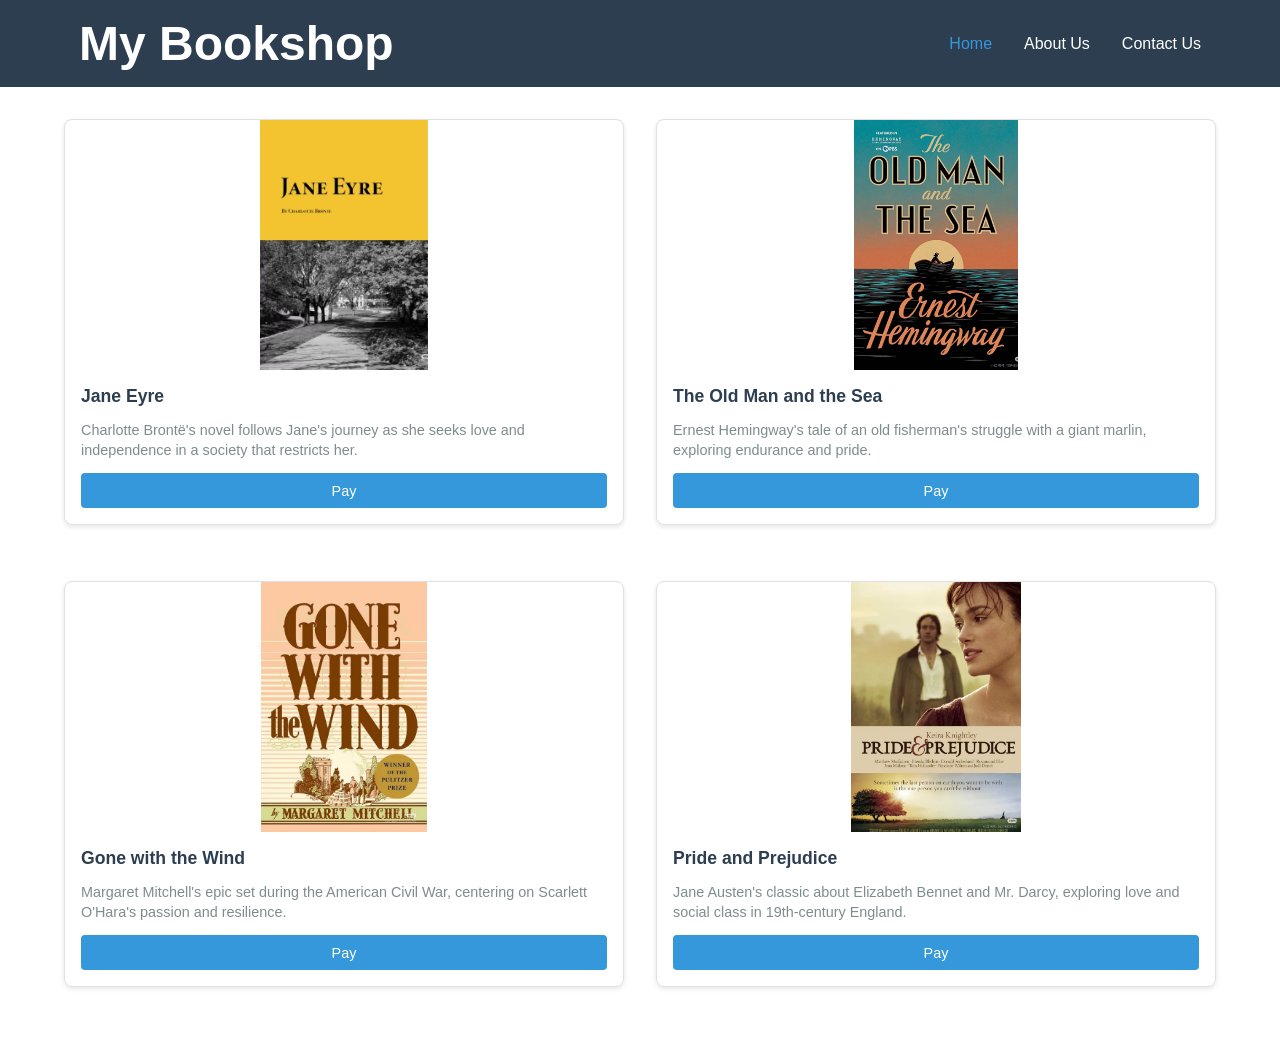
<file: WebAssignment/index.html>
<!DOCTYPE html>
<html lang="en">
<head>
    <meta charset="UTF-8">
    <meta name="viewport" content="width=device-width, initial-scale=1.0">
    <title>My Bookshop - Homepage</title>
    <link rel="stylesheet" href="./css/style.css">
    <link rel="stylesheet" href="https://cdnjs.cloudflare.com/ajax/libs/font-awesome/6.4.0/css/all.min.css">
</head>
<body>
    <!-- Responsive Navigation Bar -->
    <header class="navbar">
        <div class="container">
            <!-- Logo Area -->
            <div class="logo">
                <h1>My Bookshop</h1>
            </div>
            
            <!-- Hamburger Button (Mobile Only) -->
            <button class="hamburger" id="hamburger">
                <i class="fas fa-bars"></i>
            </button>
            
            <!-- Navigation Menu -->
            <nav class="nav-menu" id="navMenu">
                <ul>
                    <li><a href="index.html" class="active">Home</a></li>
                    <li><a href="#">About Us</a></li>
                    <li><a href="#">Contact Us</a></li>
                </ul>
            </nav>
        </div>
    </header>

    <!-- Main Content: Book Display -->
    <main class="container book-container">
        <div class="book-grid">
            <!-- Book Card 1: Jane Eyre -->
            <div class="book-card">
                <img src="./images/1.jpg" alt="Jane Eyre - Book Cover" class="book-img">
                <div class="book-info">
                    <h3>Jane Eyre</h3>
                    <p>Charlotte Brontë's novel follows Jane's journey as she seeks love and independence in a society that restricts her.</p>
                    <button class="pay-btn" onclick="redirectToPayment()">Pay</button>
                </div>
            </div>

            <!-- Book Card 2: The Old Man and the Sea -->
            <div class="book-card">
                <img src="./images/2.jpg" alt="The Old Man and the Sea - Book Cover" class="book-img">
                <div class="book-info">
                    <h3>The Old Man and the Sea</h3>
                    <p>Ernest Hemingway's tale of an old fisherman's struggle with a giant marlin, exploring endurance and pride.</p>
                    <button class="pay-btn" onclick="redirectToPayment()">Pay</button>
                </div>
            </div>

            <!-- Book Card 3: Gone with the Wind -->
            <div class="book-card">
                <img src="./images/3.jpg" alt="Gone with the Wind - Book Cover" class="book-img">
                <div class="book-info">
                    <h3>Gone with the Wind</h3>
                    <p>Margaret Mitchell's epic set during the American Civil War, centering on Scarlett O'Hara's passion and resilience.</p>
                    <button class="pay-btn" onclick="redirectToPayment()">Pay</button>
                </div>
            </div>

            <!-- Book Card 4: Pride and Prejudice -->
            <div class="book-card">
                <img src="./images/4.jpg" alt="Pride and Prejudice - Book Cover" class="book-img">
                <div class="book-info">
                    <h3>Pride and Prejudice</h3>
                    <p>Jane Austen's classic about Elizabeth Bennet and Mr. Darcy, exploring love and social class in 19th-century England.</p>
                    <button class="pay-btn" onclick="redirectToPayment()">Pay</button>
                </div>
            </div>
        </div>
    </main>

    <!-- Link homepage JavaScript -->
    <script src="./js/home.js"></script>
</body>
</html>
</file>
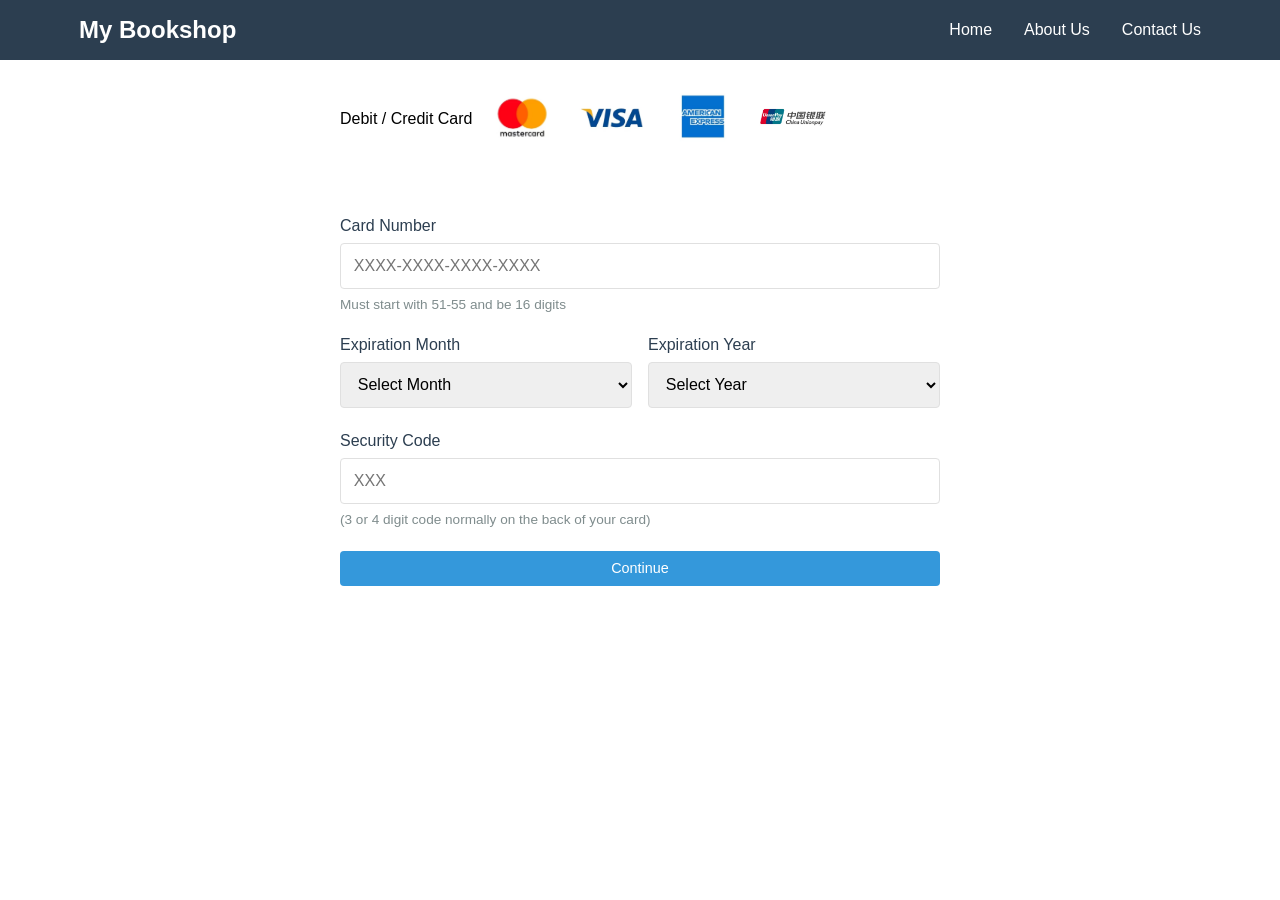
<file: WebAssignment/pay.html>
<!DOCTYPE html>
<html lang="en">
<head>
    <meta charset="UTF-8">
    <meta name="viewport" content="width=device-width, initial-scale=1.0">
    <title>My Bookshop - Payment</title>
    <link rel="stylesheet" href="./css/style.css">
    <link rel="stylesheet" href="https://cdnjs.cloudflare.com/ajax/libs/font-awesome/6.4.0/css/all.min.css">
</head>
<body>
    <!-- Navigation Bar -->
    <header class="navbar">
        <div class="container">
            <a href="index.html" class="logo">My Bookshop</a>
            <button class="hamburger" id="hamburger">
                <i class="fas fa-bars"></i>
            </button>
            <nav class="nav-menu" id="navMenu">
                <ul>
                    <li><a href="index.html">Home</a></li>
                    <li><a href="#">About Us</a></li>
                    <li><a href="#">Contact Us</a></li>
                </ul>
            </nav>
        </div>
    </header>

    <!-- Payment Form Section -->
    <main class="container pay-container">
        <!-- Card Type Selection Area -->
        <div class="card-logos">
            <span>Debit / Credit Card</span>
            <button class="card-selector" data-logo="./images/a.jpg">
                <img src="./images/a.jpg" alt="Card A" class="card-logo">
            </button>
            <button class="card-selector" data-logo="./images/b.jpg">
                <img src="./images/b.jpg" alt="Card B" class="card-logo">
            </button>
            <button class="card-selector" data-logo="./images/c.jpg">
                <img src="./images/c.jpg" alt="Card C" class="card-logo">
            </button>
            <button class="card-selector" data-logo="./images/d.jpg">
                <img src="./images/d.jpg" alt="Card D" class="card-logo">
            </button>
        </div>

        <!-- New: Hidden input to record card type selection status -->
        <input type="hidden" id="isCardSelected" value="false">

        <!-- Error/Success Notification Area -->
        <div id="feedback" class="feedback"></div>
        <!-- Credit Card Form -->
        <form id="paymentForm" class="payment-form">
            <div class="form-group">
                <label for="cardNumber">Card Number</label>
                <input type="text" id="cardNumber" name="cardNumber" placeholder="XXXX-XXXX-XXXX-XXXX" required>
                <small>Must start with 51-55 and be 16 digits</small>
            </div>

            <div class="form-row">
                <div class="form-group">
                    <label for="expMonth">Expiration Month</label>
                    <select id="expMonth" name="expMonth" required>
                        <option value="">Select Month</option>
                        <option value="1">01 (Jan)</option>
                        <option value="2">02 (Feb)</option>
                        <option value="3">03 (Mar)</option>
                        <option value="4">04 (Apr)</option>
                        <option value="5">05 (May)</option>
                        <option value="6">06 (Jun)</option>
                        <option value="7">07 (Jul)</option>
                        <option value="8">08 (Aug)</option>
                        <option value="9">09 (Sep)</option>
                        <option value="10">10 (Oct)</option>
                        <option value="11">11 (Nov)</option>
                        <option value="12">12 (Dec)</option>
                    </select>
                </div>

                <div class="form-group">
                    <label for="expYear">Expiration Year</label>
                    <select id="expYear" name="expYear" required>
                        <option value="">Select Year</option>
                    </select>
                </div>
            </div>

            <div class="form-group">
                <label for="cvv">Security Code</label>
                <input type="text" id="cvv" name="cvv" placeholder="XXX" required>
                <small>(3 or 4 digit code normally on the back of your card)</small>
            </div>

            <button type="submit" class="submit-btn">Continue</button>
        </form>
    </main>

    <!-- Import JavaScript for Payment Page -->
    <script src="./js/pay.js"></script>
</body>
</html>
</file>
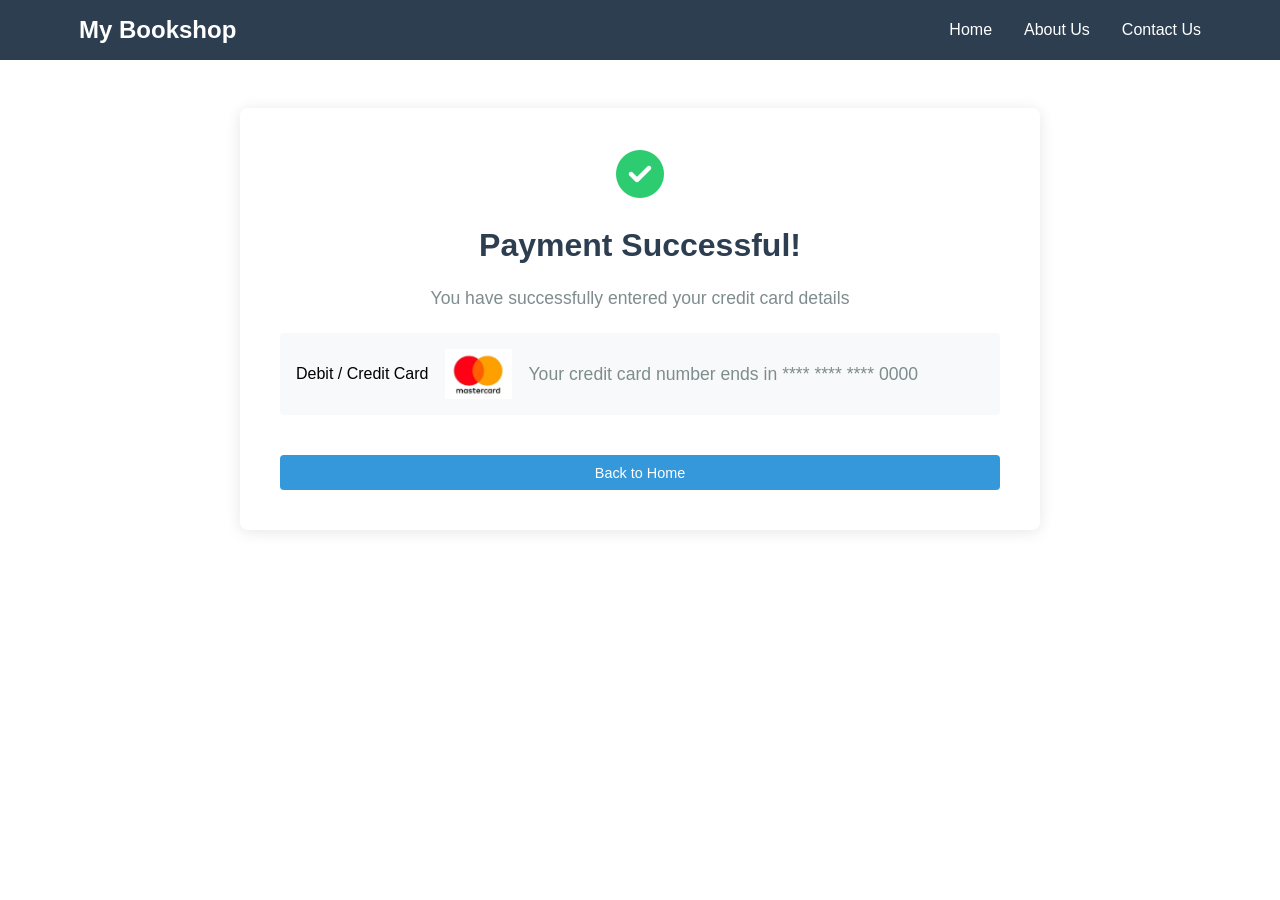
<file: WebAssignment/success.html>
<!DOCTYPE html>
<html lang="en">
<head>
    <meta charset="UTF-8">
    <meta name="viewport" content="width=device-width, initial-scale=1.0">
    <title>My Bookshop - Payment Successful</title>
    <link rel="stylesheet" href="./css/style.css">
    <link rel="stylesheet" href="https://cdnjs.cloudflare.com/ajax/libs/font-awesome/6.4.0/css/all.min.css">
</head>
<body>
    <header class="navbar">
        <div class="container">
            <a href="index.html" class="logo">My Bookshop</a>
            <button class="hamburger" id="hamburger">
                <i class="fas fa-bars"></i>
            </button>
            <nav class="nav-menu" id="navMenu">
                <ul>
                    <li><a href="index.html">Home</a></li>
                    <li><a href="#">About Us</a></li>
                    <li><a href="#">Contact Us</a></li>
                </ul>
            </nav>
        </div>
    </header>

    <main class="container success-container">
        <div class="success-card">
            <!-- Success icon -->
            <div class="success-icon">
                <i class="fas fa-check-circle"></i>
            </div>
            <!-- Success message -->
            <h1>Payment Successful!</h1>
            <p id="bookMessage">You have successfully entered your credit card details</p>
            <!-- Card info with selected local logo -->
            <div class="card-info">
                <span>Debit / Credit Card</span>
                <img id="selectedCardLogo" src="" alt="Selected Card Logo" class="card-logo">
                <p>Your credit card number ends in <span id="maskedCard">**** **** **** 1234</span></p>
            </div>
            <!-- Back to homepage button -->
            <a href="index.html" class="home-btn">Back to Home</a>
        </div>
    </main>

    <!-- Import JavaScript for success page -->
    <script src="./js/success.js"></script>
</body>
</html>
</file>
<file: WebAssignment/css/style.css>
/* Basic style reset */
* {
    margin: 0;
    padding: 0;
    box-sizing: border-box;
    font-family: 'Arial', sans-serif;
}

/* Container style (centered layout) */
.container {
    width: 90%;
    max-width: 1200px;
    margin: 0 auto;
    padding: 0 15px;
}

/* Navigation bar style */
.navbar {
    background-color: #2c3e50;
    color: white;
    padding: 1rem 0;
    position: sticky;
    top: 0;
    z-index: 100;
}

.navbar .container {
    display: flex;
    justify-content: space-between;
    align-items: center;
}

.logo {
    color: white;
    text-decoration: none;
    font-size: 1.5rem;
    font-weight: bold;
}

/* Navigation menu (desktop version) */
.nav-menu ul {
    display: flex;
    list-style: none;
    gap: 2rem;
}

.nav-menu a {
    color: white;
    text-decoration: none;
    font-size: 1rem;
    transition: color 0.3s;
}

.nav-menu a:hover, .nav-menu a.active {
    color: #3498db;
}

/* Hamburger button (hidden on desktop) */
.hamburger {
    display: none;
    background: none;
    border: none;
    color: white;
    font-size: 1.5rem;
    cursor: pointer;
}

/* Homepage book display style */
.book-container {
    padding: 2rem 0;
}

.book-container h1 {
    text-align: center;
    margin-bottom: 2rem;
    color: #2c3e50;
}

/* Book grid layout (responsive) */
.book-grid {
    display: grid;
    grid-template-columns: repeat(2, 1fr); /* 2 columns on desktop */
    gap: 2rem;
}

/* Book card style */
.book-card {
    display: flex;
    flex-direction: column;
    border: 1px solid #e0e0e0;
    border-radius: 8px;
    overflow: hidden;
    box-shadow: 0 2px 5px rgba(0,0,0,0.1);
    transition: box-shadow 0.3s;
    margin-bottom: 1.5rem;
    min-height: 400px;
}

.book-card:hover {
    box-shadow: 0 5px 15px rgba(0,0,0,0.1);
}

.book-img {
    width: 100%;
    height: 250px;
    object-fit: contain; /* Maintain image ratio, crop excess parts */
}

.book-info {
    padding: 1rem;
    flex: 1;
    display: flex;
    flex-direction: column;
    gap: 0.8rem;
}

.book-info h3 {
    color: #2c3e50;
    font-size: 1.1rem;
}

.book-info p {
    color: #7f8c8d;
    line-height: 1.4;
    font-size: 0.9rem;
}

/* General button style */
.pay-btn, .submit-btn, .home-btn {
    background-color: #3498db;
    color: white;
    border: none;
    padding: 0.6rem 1rem;
    border-radius: 4px;
    cursor: pointer;
    font-size: 0.9rem;
    transition: background-color 0.3s;
    text-decoration: none;
    text-align: center;
    margin-top: auto;
}

.pay-btn:hover, .submit-btn:hover, .home-btn:hover {
    background-color: #2980b9;
}

/* Payment page style */
.pay-container {
    padding: 2rem 0;
    max-width: 600px;
}

.pay-container h1 {
    text-align: center;
    margin-bottom: 2rem;
    color: #2c3e50;
}

/* Form style */
.payment-form {
    display: flex;
    flex-direction: column;
    gap: 1.5rem;
}

.form-group {
    display: flex;
    flex-direction: column;
    gap: 0.5rem;
}

.form-group label {
    color: #2c3e50;
    font-weight: 500;
}

.form-group input, .form-group select {
    padding: 0.8rem;
    border: 1px solid #e0e0e0;
    border-radius: 4px;
    font-size: 1rem;
}

.form-group small {
    color: #7f8c8d;
    font-size: 0.85rem;
}

/* Form row layout (expiration month + year) */
.form-row {
    display: flex;
    gap: 1rem;
}

.form-row .form-group {
    flex: 1;
}

/* Feedback prompt style */
.feedback {
    padding: 1rem;
    border-radius: 4px;
    margin-bottom: 1.5rem;
    text-align: center;
}

.feedback.error {
    background-color: #f8d7da;
    color: #721c24;
}

.feedback.success {
    background-color: #d4edda;
    color: #155724;
}

/* Success page style */
.success-container {
    padding: 3rem 0;
    display: flex;
    justify-content: center;
}

.success-card {
    background-color: white;
    border-radius: 8px;
    box-shadow: 0 2px 15px rgba(0,0,0,0.1);
    padding: 2.5rem;
    max-width: 800px;
    width: 100%;
    text-align: center;
    display: flex;
    flex-direction: column;
    gap: 1.5rem;
}

.success-icon {
    font-size: 3rem;
    color: #2ecc71;
}

.success-card h1 {
    color: #2c3e50;
}

.success-card p {
    color: #7f8c8d;
    font-size: 1.1rem;
}

.card-info {
    padding: 1rem;
    background-color: #f8f9fa;
    border-radius: 4px;
}

/* Responsive design (mobile: screen width < 768px) */
@media (max-width: 768px) {
    /* Hide navigation menu, show hamburger button */
    .nav-menu {
        position: absolute;
        top: 100%;
        left: 0;
        width: 100%;
        background-color: #34495e;
        display: none; /* Hidden by default */
    }

    .nav-menu.show {
        display: block;
    }

    .nav-menu ul {
        flex-direction: column;
        gap: 1rem;
        padding: 1rem;
    }

    .hamburger {
        display: block;
    }

    /* Change book grid to 1 column */
    .book-grid {
        grid-template-columns: 1fr;
    }

    /* Change payment form row to column layout */
    .form-row {
        flex-direction: column;
        gap: 1.5rem;
    }
}

/* General style for card logos */
.card-logos, .card-info {
  display: flex;
  align-items: center;
  gap: 10px;
  margin-bottom: 1rem;
}
.card-logo {
  width: 80px;
  height: 50px;
  object-fit: contain;
}
.card-selector {
  background: none;
  border: none;
  cursor: pointer;
}
.card-selector.active {
  outline: 2px solid #3498db;
  border-radius: 4px;
}
/* Style for masked card number on success page */
#maskedCard {
  font-weight: 500;
  white-space: nowrap;
}
</file>
